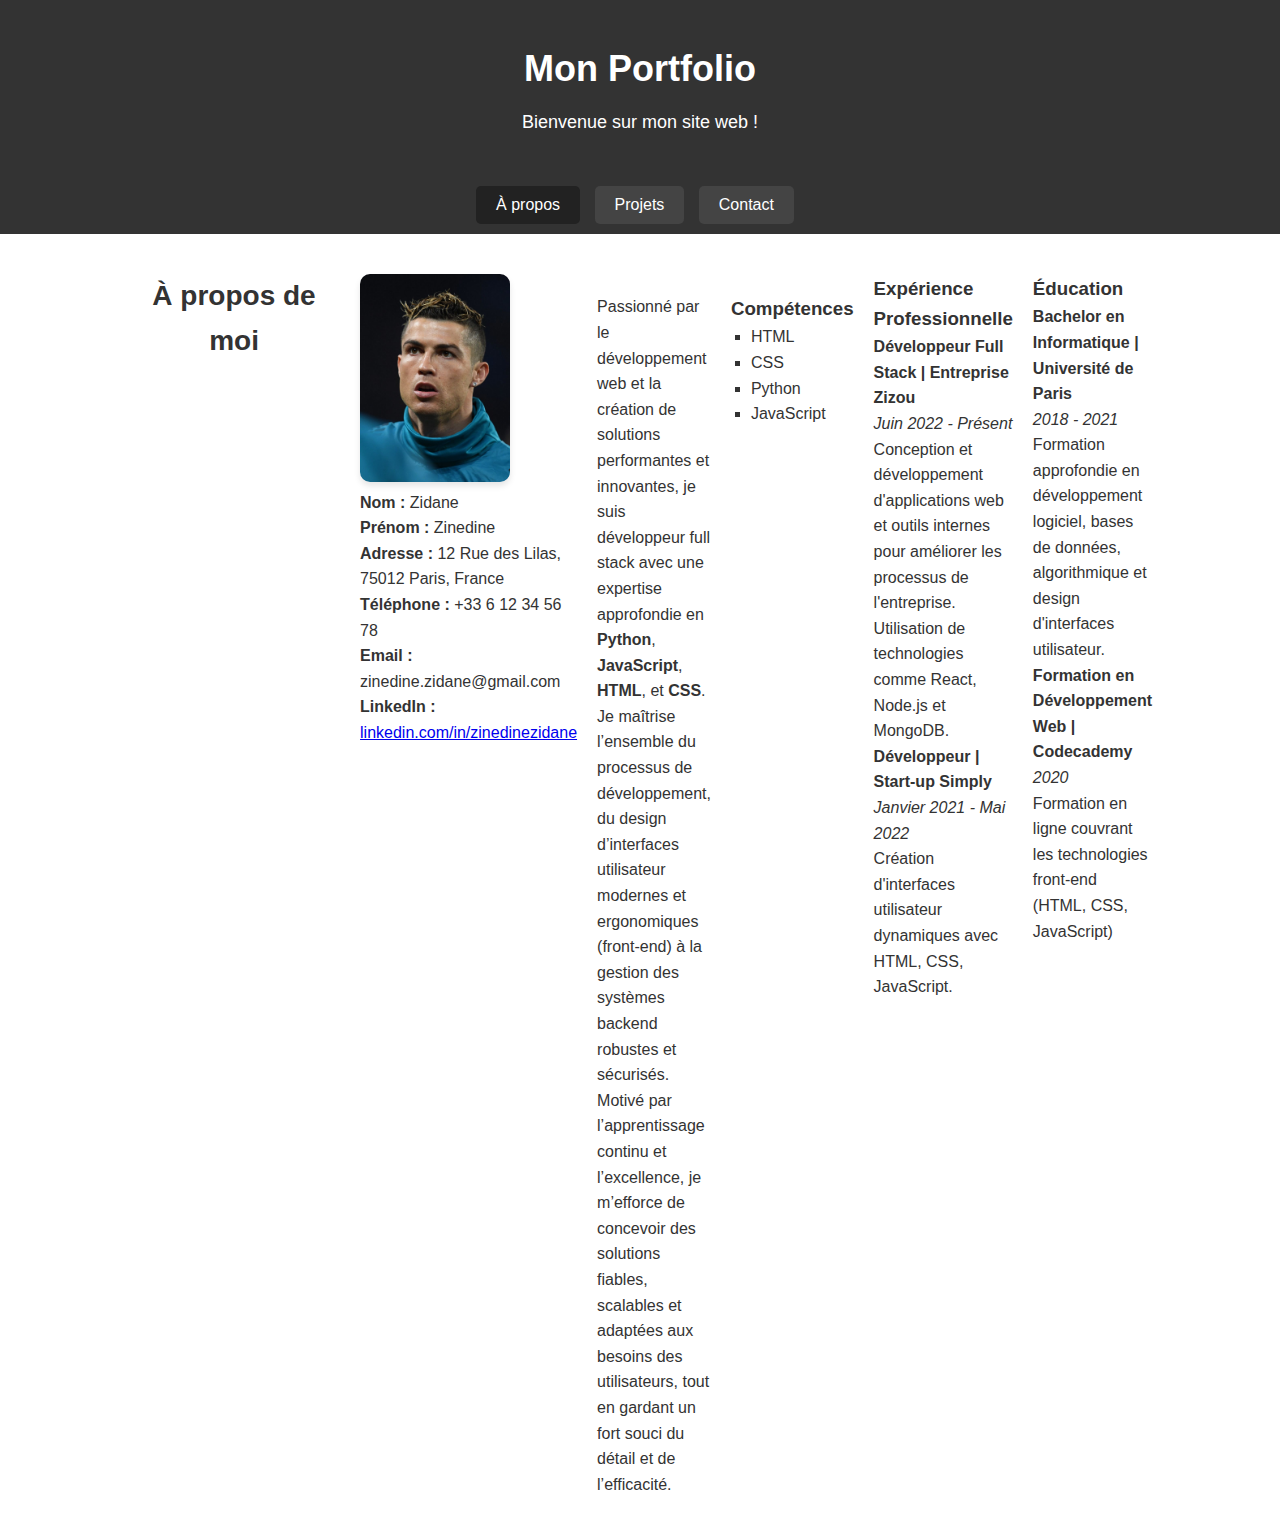
<file: index.html>
<!DOCTYPE html>
<html lang="fr">
<head>
    <meta charset="UTF-8">
    <meta name="viewport" content="width=device-width, initial-scale=1.0">
    <title>Mon Portfolio</title>
    <link rel="stylesheet" href="css_portfolio.css">
</head>
<body>

    <!-- En-tête avec le nom et le titre -->
    <header>
        <div class="container">
            <h1>Mon Portfolio</h1>
            <p>Bienvenue sur mon site web !</p>
        </div>
    </header>

    <!-- Navigation des onglets -->
    <nav>
        <ul>
            <li><button class="tab-button" data-tab="about">À propos</button></li>
            <li><button class="tab-button" data-tab="projects">Projets</button></li>
            <li><button class="tab-button" data-tab="contact">Contact</button></li>
        </ul>
    </nav>

    <!-- Contenu des sections -->
    <div class="tab-content">
        <!-- Section À propos de moi -->
        <section id="about" class="tab-section active">
            <div class="container about-section">
                <h2>À propos de moi</h2>
                <div class="about-content">
                    <div class="about-photo">
                        <img src="cr7.jpg" alt="David Luis" class="profil-photo">
                    </div>
                    <div class="about-info">
                        <p><strong>Nom :</strong> Zidane</p>
                        <p><strong>Prénom :</strong> Zinedine</p>
                        <p><strong>Adresse :</strong> 12 Rue des Lilas, 75012 Paris, France</p>
                        <p><strong>Téléphone :</strong> +33 6 12 34 56 78</p>
                        <p><strong>Email :</strong> zinedine.zidane@gmail.com</p>
                        <p><strong>LinkedIn :</strong> <a href="https://linkedin.com/in/zinedinezidane" target="_blank">linkedin.com/in/zinedinezidane</a></p>
                    </div>
                </div>
                
                <!-- Description -->
                <div class="about-description">
                    <p>
                        Passionné par le développement web et la création de solutions performantes et innovantes, je suis développeur full stack avec une expertise approfondie en <b>Python</b>, <b>JavaScript</b>, <b>HTML</b>, et <b>CSS</b>.</p> 
                        <p>Je maîtrise l’ensemble du processus de développement, du design d’interfaces utilisateur modernes et ergonomiques (front-end) à la gestion des systèmes backend robustes et sécurisés.</p>
                    <p>
                        Motivé par l’apprentissage continu et l’excellence, je m’efforce de concevoir des solutions fiables, scalables et adaptées aux besoins des utilisateurs, tout en gardant un fort souci du détail et de l’efficacité.
                    </p>
                </div>

                <!-- Compétences -->
                <div class="skills">
                    <h3>Compétences</h3>
                    <ul>
                        <li>HTML</li>
                        <li>CSS</li>
                        <li>Python</li>
                        <li>JavaScript</li>
                    </ul>
                </div>

                <!-- Expérience professionnelle -->
                <div class="experience">
                    <h3>Expérience Professionnelle</h3>
                    <p><strong>Développeur Full Stack | Entreprise Zizou</strong></p>
                    <p><em>Juin 2022 - Présent</em></p>
                    <p>Conception et développement d'applications web et outils internes pour améliorer les processus de l'entreprise. Utilisation de technologies comme React, Node.js et MongoDB.</p>

                    <p><strong>Développeur | Start-up Simply</strong></p>
                    <p><em>Janvier 2021 - Mai 2022</em></p>
                    <p>Création d'interfaces utilisateur dynamiques avec HTML, CSS, JavaScript.</p>
                </div>

                <!-- Éducation -->
                <div class="education">
                    <h3>Éducation</h3>
                    <p><strong>Bachelor en Informatique | Université de Paris</strong></p>
                    <p><em>2018 - 2021</em></p>
                    <p>Formation approfondie en développement logiciel, bases de données, algorithmique et design d'interfaces utilisateur.</p>

                    <p><strong>Formation en Développement Web | Codecademy</strong></p>
                    <p><em>2020</em></p>
                    <p>Formation en ligne couvrant les technologies front-end (HTML, CSS, JavaScript)</p>
                </div>
            </div>
        </section>

        <!-- Section des projets -->
        <section id="projects" class="tab-section">
            <div class="container">
                <h2>Mes Projets</h2>
                <div class="project-card" id="project1">
                    <h3><a href="projet1.html">Projet 1 - E-commerce sur mesure</a></h3>
                </div>

                <div class="project-card" id="project2">
                    <h3><a href="projet2.html">Projet 2 - Outil de collaboration interne</a></h3>
                </div>

            </div>
        </section>

        <!-- Section Contact -->
        <section id="contact" class="tab-section">
            <div class="container">
                <h2>Contactez-moi</h2>
                <form id="contact-form">
                    <input type="text" id="name" placeholder="Votre nom" required>
                    <input type="email" id="email" placeholder="Votre email" required>
                    <textarea id="message" placeholder="Votre message" required></textarea>
                    <button type="submit">Envoyer</button>
                </form>
                <p id="form-feedback"></p>
            </div>
        </section>
    </div>

    <!-- Lien vers le fichier JavaScript -->
    <script src="js_portfolio.js"></script>
</body>
</html>
</file>
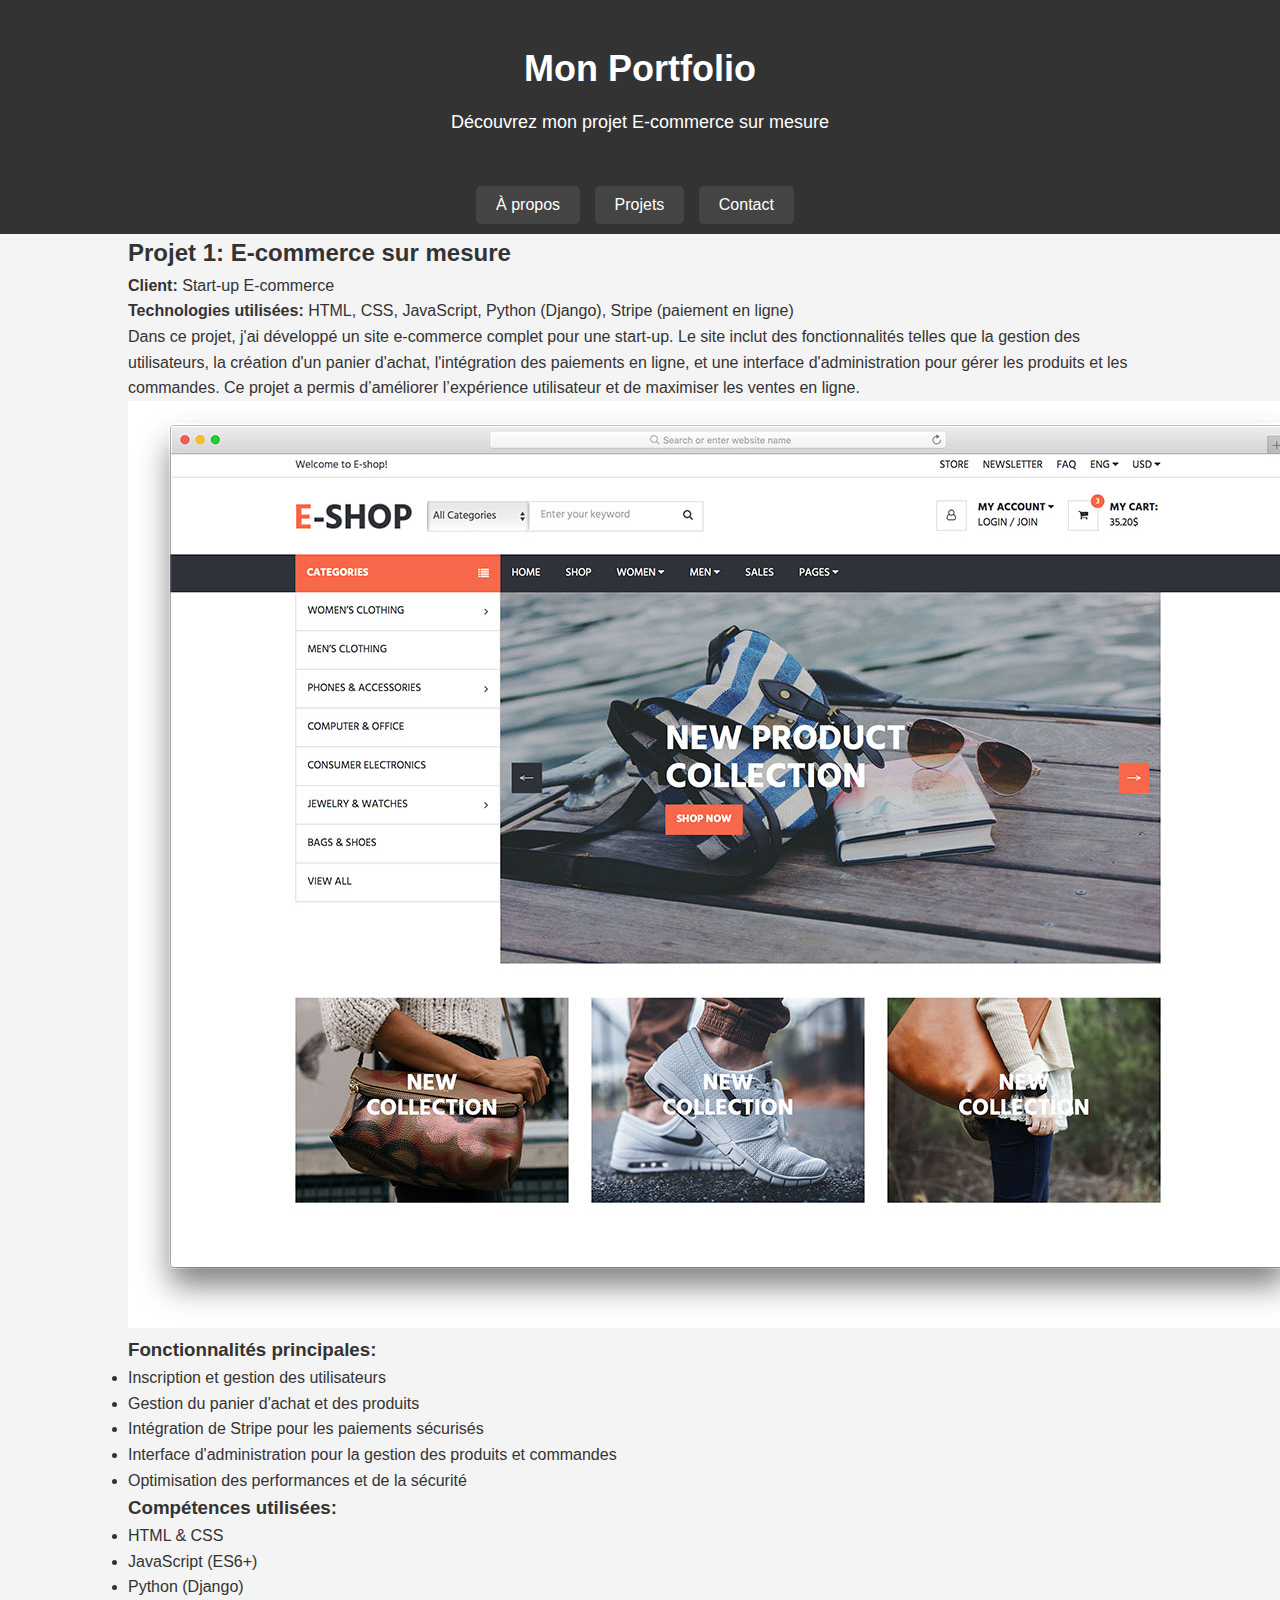
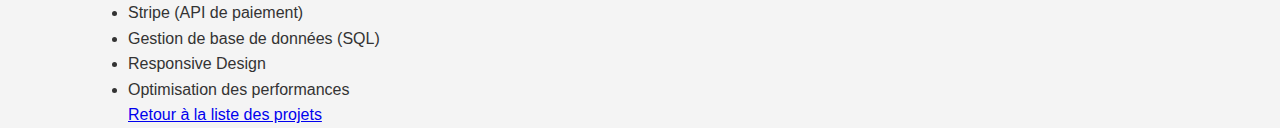
<file: projet1.html>
<!DOCTYPE html>
<html lang="fr">
<head>
    <meta charset="UTF-8">
    <meta name="viewport" content="width=device-width, initial-scale=1.0">
    <title>Projet 1 - E-commerce sur mesure</title>
    <link rel="stylesheet" href="css_portfolio.css">
</head>
<body>

    <!-- En-tête avec le nom et le titre -->
    <header>
        <div class="container">
            <h1>Mon Portfolio</h1>
            <p>Découvrez mon projet E-commerce sur mesure</p>
        </div>
    </header>

    <!-- Navigation des onglets -->
    <nav>
        <ul>
            <li><button class="tab-button" data-tab="about">À propos</button></li>
            <li><button class="tab-button" data-tab="projects">Projets</button></li>
            <li><button class="tab-button" data-tab="contact">Contact</button></li>
        </ul>
    </nav>

    <!-- Contenu de la page du projet -->
    <section id="project-detail">
        <div class="container">
            <h2>Projet 1: E-commerce sur mesure</h2>
            <p><strong>Client:</strong> Start-up E-commerce</p>
            <p><strong>Technologies utilisées:</strong> HTML, CSS, JavaScript, Python (Django), Stripe (paiement en ligne)</p>

            <div class="project-description">
                <div class="project-info">
                    <p>
                        Dans ce projet, j'ai développé un site e-commerce complet pour une start-up. Le site inclut des fonctionnalités telles que la gestion des utilisateurs, la création d'un panier d'achat, l'intégration des paiements en ligne, et une interface d'administration pour gérer les produits et les commandes. Ce projet a permis d’améliorer l’expérience utilisateur et de maximiser les ventes en ligne.
                    </p>
                </div>

                <!-- Image à droite -->
                <div class="project-image">
                    <img src="e-commerce.jpg" alt="E-commerce sur mesure" class="project-img">
                </div>
            </div>

            <div class="project-features">
                <h3>Fonctionnalités principales:</h3>
                <ul>
                    <li>Inscription et gestion des utilisateurs</li>
                    <li>Gestion du panier d'achat et des produits</li>
                    <li>Intégration de Stripe pour les paiements sécurisés</li>
                    <li>Interface d'administration pour la gestion des produits et commandes</li>
                    <li>Optimisation des performances et de la sécurité</li>
                </ul>
            </div>

            <div class="project-skills">
                <h3>Compétences utilisées:</h3>
                <ul>
                    <li>HTML & CSS</li>
                    <li>JavaScript (ES6+)</li>
                    <li>Python (Django)</li>
                    <li>Stripe (API de paiement)</li>
                    <li>Gestion de base de données (SQL)</li>
                    <li>Responsive Design</li>
                    <li>Optimisation des performances</li>
                </ul>
            </div>

            <a href="index.html" class="btn-back">Retour à la liste des projets</a>
        </div>
    </section>

    <script src="js_portfolio.js"></script>
</body>
</html>
</file>
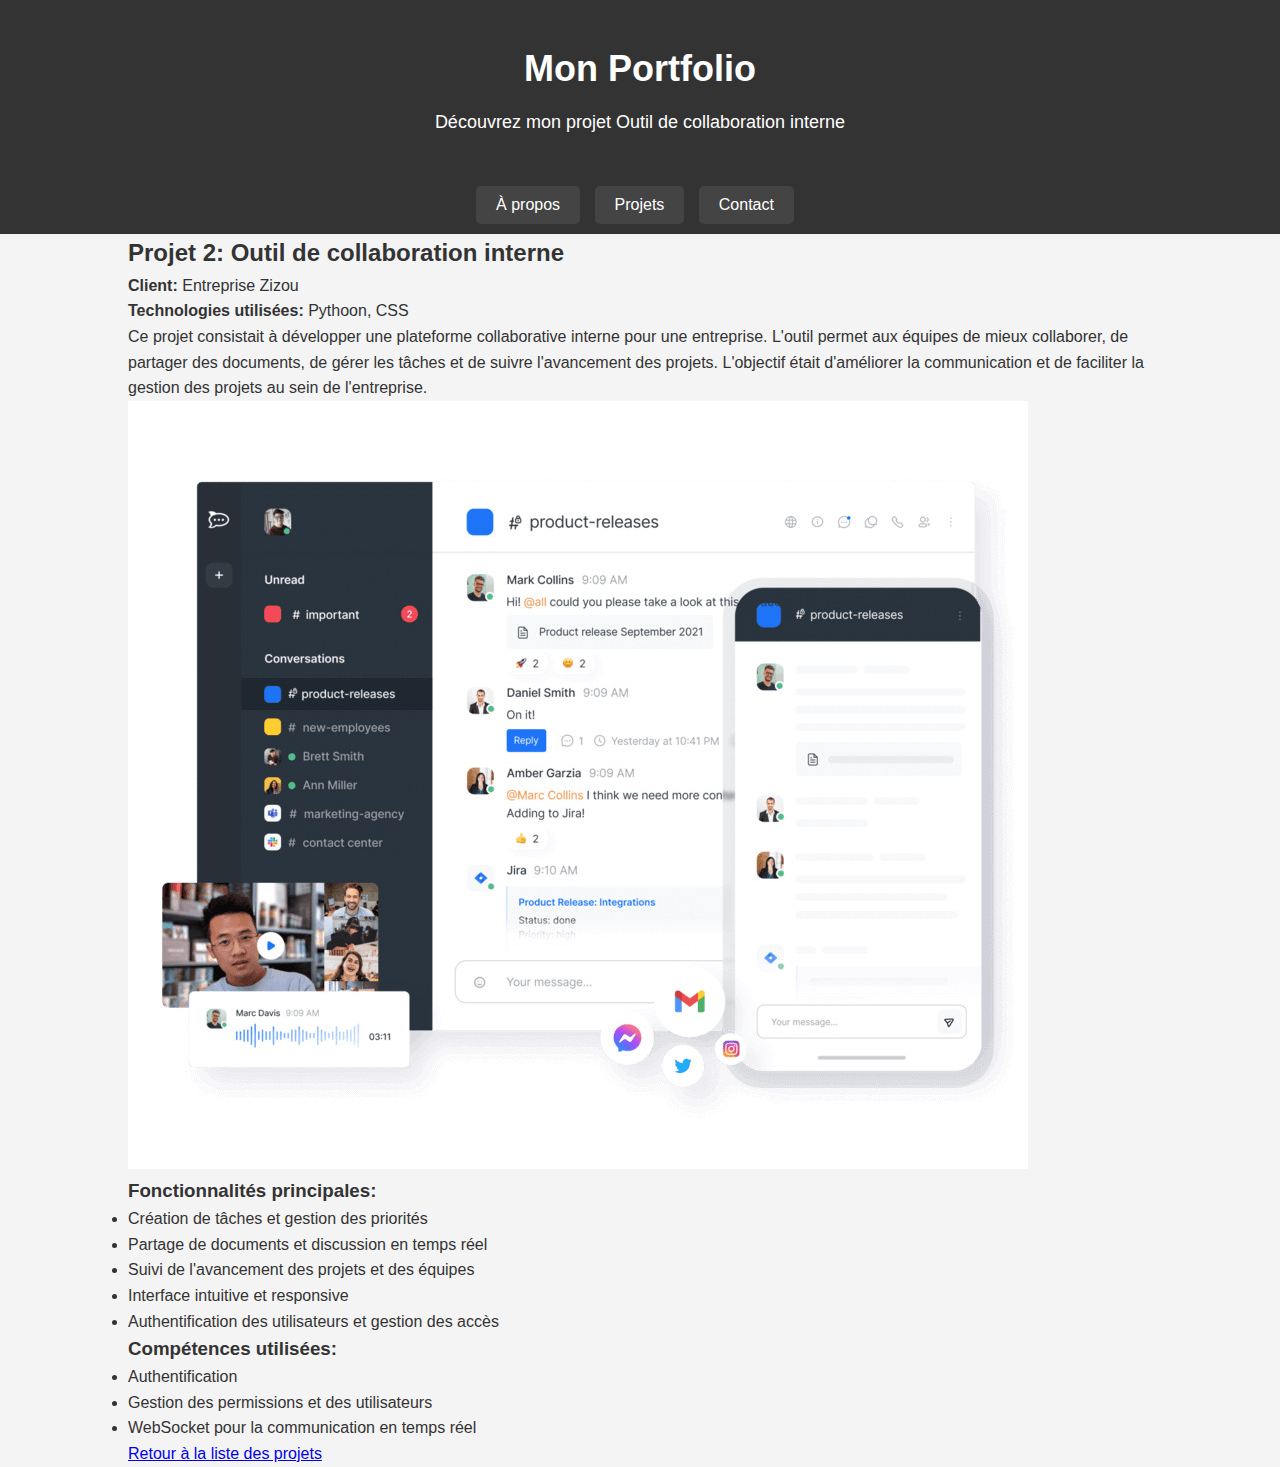
<file: projet2.html>
<!DOCTYPE html>
<html lang="fr">
<head>
    <meta charset="UTF-8">
    <meta name="viewport" content="width=device-width, initial-scale=1.0">
    <title>Projet 2 - Outil de collaboration interne</title>
    <link rel="stylesheet" href="css_portfolio.css">
</head>
<body>

    <!-- En-tête avec le nom et le titre -->
    <header>
        <div class="container">
            <h1>Mon Portfolio</h1>
            <p>Découvrez mon projet Outil de collaboration interne</p>
        </div>
    </header>

    <!-- Navigation des onglets -->
    <nav>
        <ul>
            <li><button class="tab-button" data-tab="about">À propos</button></li>
            <li><button class="tab-button" data-tab="projects">Projets</button></li>
            <li><button class="tab-button" data-tab="contact">Contact</button></li>
        </ul>
    </nav>

    <!-- Contenu de la page du projet -->
    <section id="project-detail">
        <div class="container">
            <h2>Projet 2: Outil de collaboration interne</h2>
            <p><strong>Client:</strong> Entreprise Zizou</p>
            <p><strong>Technologies utilisées:</strong> Pythoon, CSS</p>

            <div class="project-description">
                <div class="project-info">
                    <p>
                        Ce projet consistait à développer une plateforme collaborative interne pour une entreprise. L'outil permet aux équipes de mieux collaborer, de partager des documents, de gérer les tâches et de suivre l'avancement des projets. L'objectif était d'améliorer la communication et de faciliter la gestion des projets au sein de l'entreprise.
                    </p>
                </div>

                <!-- Image à droite -->
                <div class="project-image">
                    <img src="outil_de_collaboration.jpg" alt="Outil de collaboration interne" class="project-img">
                </div>
            </div>

            <div class="project-features">
                <h3>Fonctionnalités principales:</h3>
                <ul>
                    <li>Création de tâches et gestion des priorités</li>
                    <li>Partage de documents et discussion en temps réel</li>
                    <li>Suivi de l'avancement des projets et des équipes</li>
                    <li>Interface intuitive et responsive</li>
                    <li>Authentification des utilisateurs et gestion des accès</li>
                </ul>
            </div>

            <div class="project-skills">
                <h3>Compétences utilisées:</h3>
                <ul>
                    <li>Authentification </li>
                    <li>Gestion des permissions et des utilisateurs</li>
                    <li>WebSocket pour la communication en temps réel</li>
                </ul>
            </div>

            <a href="index.html" class="btn-back">Retour à la liste des projets</a>
        </div>
    </section>

    <script src="js_portfolio.js"></script>
</body>
</html>
</file>
<file: css_portfolio.css>
/* Style global pour réinitialiser les marges et les paddings */
* {
    margin: 0;
    padding: 0;
    box-sizing: border-box;
}

/* Style du corps de la page */
body {
    font-family: Arial, sans-serif;
    line-height: 1.6;
    background-color: #f4f4f4;
    color: #333;
}

/* Container central pour centrer les éléments */
.container {
    width: 80%;
    margin: 0 auto;
}

/* En-tête de la page */
header {
    background-color: #333;
    color: #fff;
    padding: 40px 0;
    text-align: center;
}

header h1 {
    text-align: center; /* Centre le titre principal */
    font-size: 36px; /* Taille pour un impact visuel */
    margin-bottom: 10px; /* Ajoute un espace sous le titre */
}

header p {
    text-align: center; /* Centre le sous-titre */
    font-size: 18px; /* Ajuste la taille pour le sous-titre */
    margin-top: 10px;
}

/* Navigation des onglets */
nav {
    background-color: #333;
    color: #fff;
    padding: 10px 0;
    text-align: center;
}

nav ul {
    list-style-type: none;
    display: inline-block;
}

nav ul li {
    display: inline;
    margin-right: 10px;
}

.tab-button {
    background-color: #444;
    color: white;
    padding: 10px 20px;
    border: none;
    cursor: pointer;
    font-size: 16px;
    border-radius: 5px;
}

.tab-button:hover {
    background-color: #555;
}

.tab-button.active {
    background-color: #222;
}

/* Style des sections */
.tab-section {
    display: none;
}

.tab-section.active {
    display: block;
}

/* Section À propos de moi */
#about {
    background-color: #fff;
    padding: 40px 0;
}

#about h2 {
    text-align: center; /* Centre uniquement le titre "À propos de moi" */
    font-size: 28px; /* Ajuste la taille pour une meilleure visibilité */
    margin-bottom: 20px; /* Ajoute un espace sous le titre */
}

#about .container {
    display: flex; /* Place la photo et le texte côte à côte */
    align-items: flex-start; /* Aligne les éléments en haut */
    gap: 20px; /* Ajoute un espace entre la photo et le texte */
    text-align: left; /* Maintient un alignement à gauche pour tout */
}

#about .profil-photo {
    max-width: 150px;        /* Largeur maximale de l'image */
    height: auto;           /* Maintient les proportions */
    border-radius: 10px;    /* Coins arrondis */
    object-fit: cover;      /* S'assure que l'image couvre tout sans déformation */
    box-shadow: 0 4px 6px rgba(0, 0, 0, 0.1); /* Ombre légère */
    margin: 0; /* Supprime tout centrage de l'image */
}

#about .container div {
    flex: 1; /* Permet au texte de s'étendre sur l'espace disponible */
    text-align: left; /* Le texte descriptif reste aligné à gauche */
}

/* Texte description */
.about-description {
    margin-top: 20px;
    text-align: justify; /* Justifie le texte pour une apparence professionnelle */
}

/* Compétences */
.skills {
    margin-top: 20px;
    text-align: left; /* Garde les compétences alignées à gauche */
}

.skills ul {
    list-style-type: square;
    padding-left: 20px; /* Ajoute une marge pour le retrait */
}

/* Section des projets */
#projects {
    background-color: #f9f9f9;
    padding: 40px 0;
}

.project-card {
    background-color: #fff;
    border: 1px solid #ddd;
    padding: 20px;
    margin: 10px;
    border-radius: 5px;
    text-align: center;
    box-shadow: 0 4px 6px rgba(0, 0, 0, 0.1); /* Ombre légère */
}

.project-card h3 {
    color: #333;
    font-size: 20px;
}

.project-card p {
    color: #555;
}

/* Section Contact */
#contact {
    background-color: #fff;
    padding: 40px 0;
    text-align: center;
}

/* Formulaire de contact */
input, textarea {
    width: 80%;
    padding: 10px;
    margin: 10px 0;
    border: 1px solid #ccc;
    border-radius: 5px;
}

button {
    padding: 10px 20px;
    background-color: #333;
    color: #fff;
    border: none;
    border-radius: 5px;
    cursor: pointer;
}

button:hover {
    background-color: #555;
}

#form-feedback {
    margin-top: 20px;
    color: green;
    font-weight: bold;
}

/* Responsive Design pour les petits écrans */
@media (max-width: 768px) {
    #about .container {
        flex-direction: column; /* Empile la photo et le texte en colonne */
        align-items: center; /* Centre le contenu */
    }

    .profil-photo {
        margin-bottom: 20px; /* Ajoute un espace sous la photo */
    }

    .container {
        width: 100%; /* Ajuste la largeur du container à 100% */
    }

    /* Section des projets et contact : ajout d'espace et centrage pour les petits écrans */
    .project-card {
        margin: 20px 0;
    }
}
</file>
